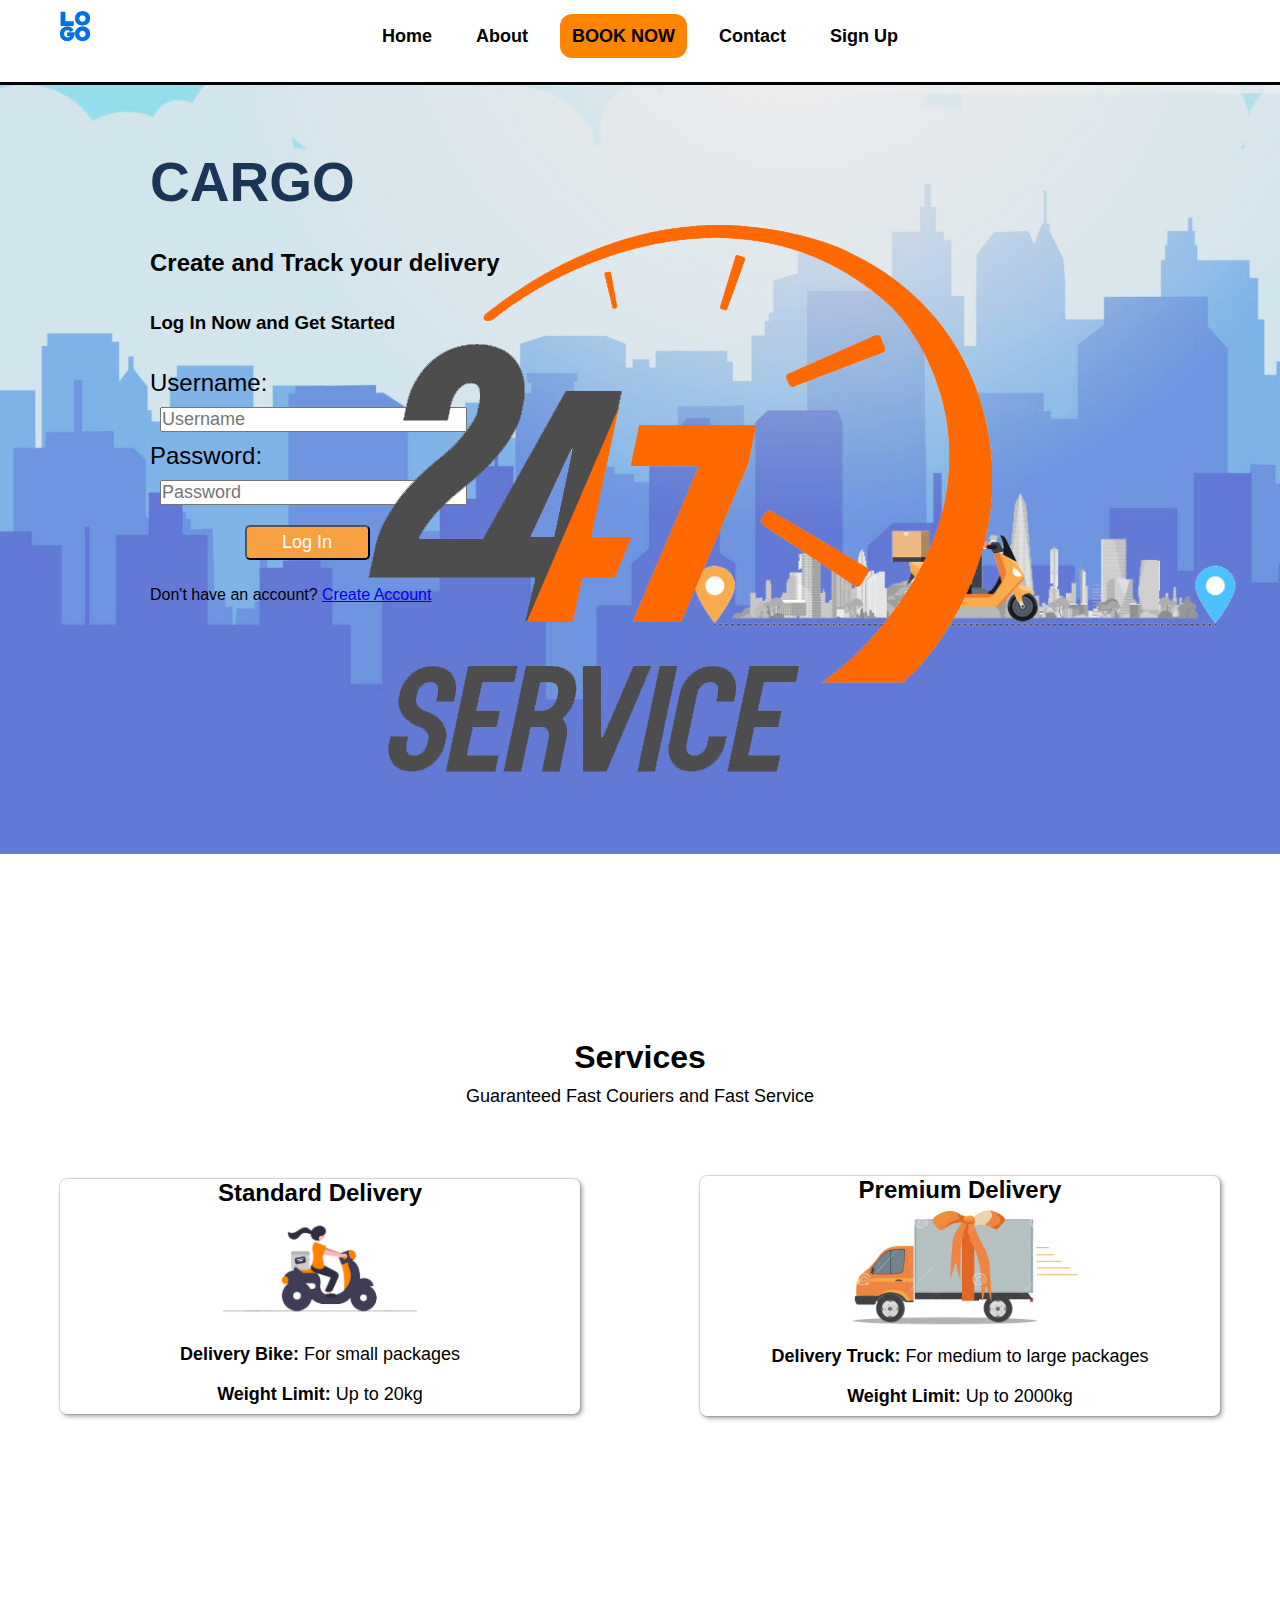
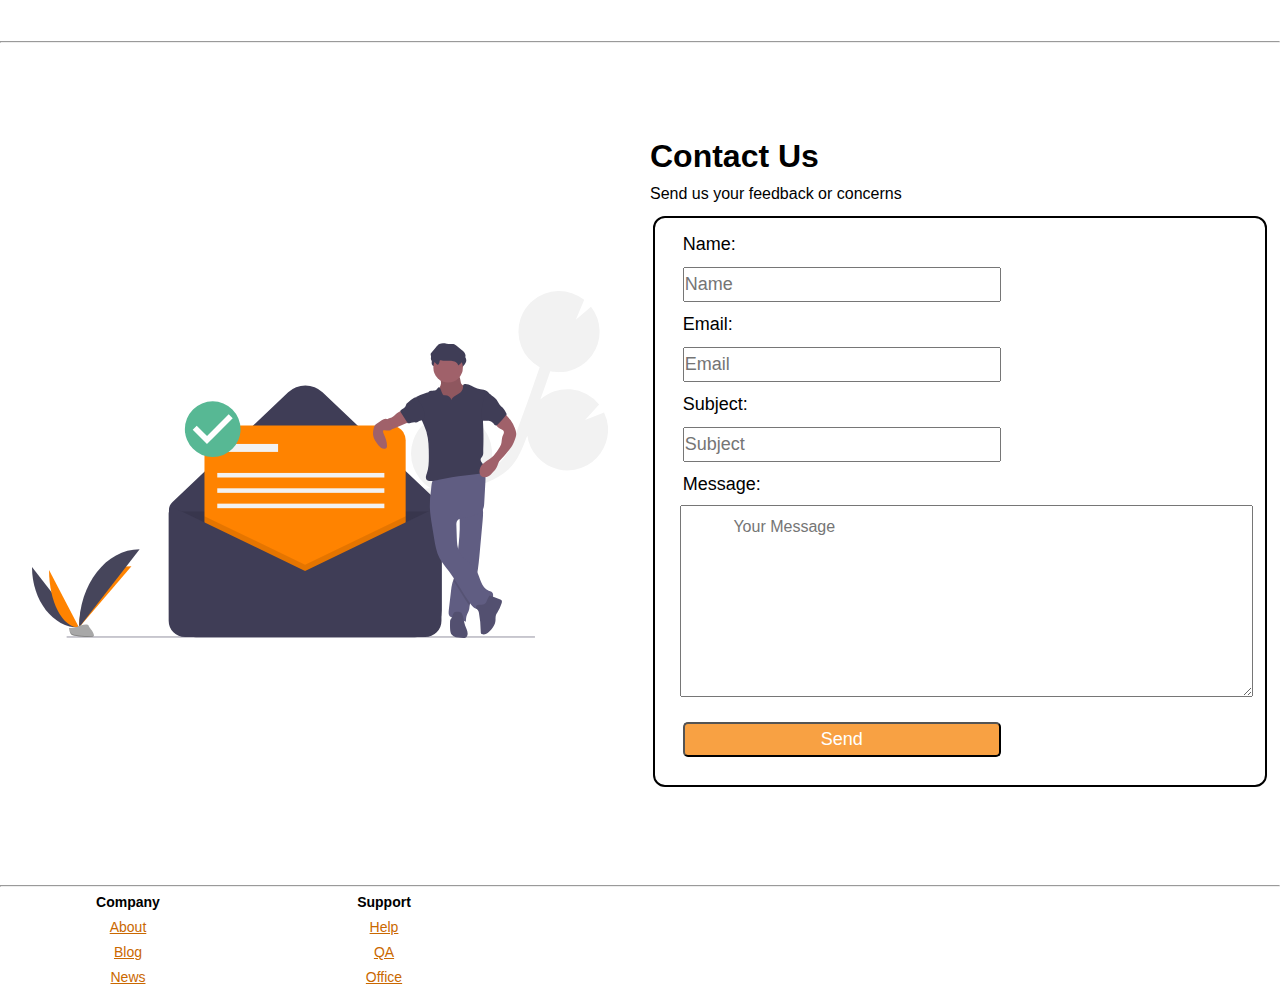
<file: index.html>
<!DOCTYPE html>
<html lang="en">
<head>
    <meta charset="UTF-8">
    <meta http-equiv="X-UA-Compatible" content="IE=edge">
    <meta name="viewport" content="width=device-width, initial-scale=1.0">
    <title>Cargo - Delivery Website</title>
    <link rel="icon" href="/img/logo.png">
    <link rel="stylesheet" href="style.css">
</head>
<body>
    <nav class="nav_bar">
            <ul>
                <a href="#home"><img src="/img/logo.png" alt="logo" width="100px"></a>
                <li><a href="#home" onclick=toggleMenu();>Home</a></li>
                <li><a href="about.html" onclick=toggleMenu();>About</a></li>
                <li class="booknow" onclick=toggleMenu();><a href="#services">BOOK NOW</a></li> 
                <li><a href="#contact" onclick=toggleMenu();>Contact</a></li>
                <li><a href="#signUp" onclick="signUp(); toggleMenu();">Sign Up</a></li>
            </ul>
    </nav>    
        <!-- mobile menu button -->
        <div class="burger" onclick=toggleMenu();>
            <div class="bar"></div>
            <div class="bar"></div>
            <div class="bar"></div>
        </div>
       

    <!-- Section 1 -->
    <div class="container" id="home">
        <div class="row">
            <div class="col5">
                <div id="section1_left">
                    <h1>CARGO</h1>
                    <h2>Create and Track your delivery</h2>
                    <h3>Log In Now and Get Started</h3>
                    <form>
                        <label for="Username">Username:</label><br>
                        <input type="text" placeholder="Username"><br>
                        <label for="Password">Password:</label><br>
                        <input type="password" placeholder="Password"><br>
                        <input type="submit" value="Log In">
                        <p>Don't have an account? <a href="#signUp" onclick="signUp();">Create Account</a></p>
                    </form>
                </div>
            </div>
            <div class="col5">
                <div id="section1_right">
                    <img class="night" src="/img//247.png" onclick="nightMode();" alt="night"><br>
                    <img class="delivery" src="/img/1.png" alt="delivery">
                </div>
            </div >
        </div>
    </div>
    <!-- Section 2 -->
   <div class="container2" id="services">
       <div class="row">
            <div class="title">
                <h1>Services</h1>
                <p class="label">Guaranteed Fast Couriers and Fast Service</p>
            </div>
            <div class="col5">
                <div class="box" onclick="standard()">
                    <div>
                        <h2>Standard Delivery</h2>
                        <img src="/img/standard.png" alt="Standard" width="250px">
                        <p><strong>Delivery Bike: </strong> For small packages</p>
                        <p><strong>Weight Limit: </strong>Up to 20kg</p>
                    </div>
                </div>
            </div>

            <div class="col5">
                <div class="box" onclick="premium()">
                    <div>
                        <h2>Premium Delivery</h2>
                        <img src="/img/premium.png" alt="Premium" width="250px">
                        <p><strong>Delivery Truck: </strong>For medium to large packages</p>
                        <p><strong>Weight Limit: </strong>Up to 2000kg</p>
                    </div>
                </div>
            </div>
       </div>
   </div>
   <hr>

    <!-- Section 3 -->
   <div class="container3"  id="contact">
        <div class="row">
            <div class="col5">
                <img src="/img/contact.svg" alt="img">
            </div>
            <div class="col5">
                <h1>Contact Us</h1>
                <p>Send us your feedback or concerns</p>
                <form>
                    <div class="contact_box">
                        <label class="name">Name:</label><br>
                        <input type="text" placeholder="Name"><br>
                        <label>Email:</label><br>
                        <input type="text" placeholder="Email"><br>
                        <label>Subject:</label><br>
                        <input type="text" placeholder="Subject"><br>
                        <label>Message:</label><br>
                        <textarea name="Text1" cols="40" rows="5" placeholder="Your Message"></textarea>
                        <input type="submit" value="Send">
                    </div>
                </form>
            </div>
        </div>
   </div>
    <!-- Standard Delivery modal-->
    <div class="standard_container" >
        <form>
            <img id="close_bttn" src="/img/close-cross.svg" alt="x" width="28px"  onclick="standard()">
            <h1>Standard Delivery</h1>
            <p>Pick Up Address:</p>
            <input type="text" placeholder="location 1">
            <p>Drop Off Address:</p>
            <input type="text" placeholder="location 2">
            <p>Mobile Number:</p>
            <input type="text" value="09">
            <textarea cols="40" rows="5" placeholder="Delivery Note"></textarea>
            <input type="submit" value="Book">
        </form>
    </div>
    <!-- Standard Delivery modal-->
    <div class="premium_container" >
        <form>
            <img id="close_bttn" src="/img/close-cross.svg" alt="x" width="28px"  onclick="premium()">
            <h1>Premium Delivery</h1>
            <p>Pick Up Address:</p>
            <input type="text" placeholder="location 1">
            <p>Drop Off Address:</p>
            <input type="text" placeholder="location 2">
            <p>Mobile Number:</p>
            <input type="text" value="09">
            <textarea cols="40" rows="5" placeholder="Delivery Note"></textarea>
            <input type="submit" value="Book">
        </form>
    </div>
   <!-- Sign Up modal -->
   <div class="modal_container">   
        <form>
            <img id="close_bttn" src="/img/close-cross.svg" alt="x" width="28px"  onclick="signUp()">
            <h1>Create your account</h1><br>
            <p>Create an account and start booking your packages</p>
            <input type="text" placeholder="FirstName"><br>
            <input type="text" placeholder="LastName"><br>
            <input type="text" placeholder="Email"><br>
            <input type="text" placeholder="Username"><br>
            <input type="text" placeholder="Password"><br>
            <input type="text" placeholder="Confirm Password"><br>
            <input class="submit" type="submit" value="Sign Up">
            <p>Already have an account? <a href="#home" onclick="signUp()">Log in</a></p>
        </form>
   </div>

   <footer>
       <hr>
       <div class="row">
           <div class="col2">
                <ul>
                    <h2>Company</h2>
                    <li><a href="">About</a></li>
                    <li><a href="">Blog</a></li>
                    <li><a href="">News</a></li>
                </ul>
           </div>
           <div class="col2">
                <ul>
                    <h2>Support</h2>
                    <li><a href="">Help</a></li>
                    <li><a href="">QA</a></li>
                    <li><a href="">Office</a></li>
                </ul>
          </div>
        </div>
   </footer>
<script src="/script.js"></script>
</body>
</html>
</file>
<file: style.css>
*{
    font-family: Verdana, Geneva, Tahoma, sans-serif;
    margin: 0;
    padding: 0;
    box-sizing: border-box;
    scroll-behavior: smooth;
}
body{
    animation: index_anim .6s ease-out;
}
/* Navbar */
.nav_bar{
    position: fixed;
    background: #fff;
    width: 100%;
    height: 85px;
    align-items: center;
    margin-bottom: 120px;
    border-bottom: #000 solid;
    margin: 0;
    transition: .4s;
}
.nav_bar ul img{
    position: absolute;
    top: 0;
    left: 25px;
}
.nav_bar ul{
    display: flex;
    margin-top: 26px;
    justify-content: center;
}
.nav_bar ul li{
    display: inline;
}
.nav_bar ul li a{
    margin: 10px;
    padding: 12px;
    font-size: large;
    font-weight: bold;
    text-decoration: none;
    color: #000;
}
.nav_bar ul li a:hover{
    color: #ff8400;
    transition: .3s;
}
.nav_bar li.booknow a{
    text-align: center;
    background: #ff8400;
    border-radius: 12px;
    transition: .3s ease;
}
.nav_bar li.booknow a:hover{
    color: #000;
    padding: 20px;
}
/* mobile menu */
.burger{
    float: right;
    display: flex;
    flex-direction: column;
    justify-content: space-between;
    align-items: center;
    position: fixed;
    top: 20px;
    right: 10px;
    width: 40px;
    height: 30px;
}
.burger div{
    height: 4px;
    width: 35px;
    background-color: #000;
    display: none;
}
/*  */
.col1{width: 10%;}
.col2{width: 20%;}
.col3{width: 30%;}
.col4{width: 40%;}
.col5{width: 50%;}
.col6{width: 60%;}
.col7{width: 70%;}

.row{
    width: 100%;
    display: flex;
    flex-wrap: wrap;
    align-items: center;
}

/* Section 1 */
.container{
    background: url(/img/background.jpg);
    background-repeat: no-repeat;
    background-attachment: fixed;
    background-size: cover;
    animation: bg_day .3s ease;
}
.container #section1_left {
    margin: 150px 2px 250px 90px;
}
.container h1,
.container h2,
.container h3, 
.container form{
    margin: 35px 15px 35px 60px;
}
.container h1{
    color:#1a3555;
    font-size: 55px;
}
.container p{
    margin-top: 16px;
    font-size: 16px;
}
.container img.delivery{
    width: 90%;
    margin-top: 195px;
    margin-left: 40px;
}
.container img.night{
    position: absolute;
    right: 150px;
    top: 25%;
    animation: pulse 1.5s ease infinite;
}
.container form{
    font-size: x-large;
}
.container input{
    font-size: large;
    margin: 10px;
    width: 65%;
}
input[type="submit"]{
    width: 125px;
    height: 35px;
    margin-left: 20%;
    background-color: #f8a143;
    color: #fff;
    border-radius: 5px;
}
input[type="submit"]:hover{
    cursor: pointer;
    background: #ca6800;
    transition: .5s ;
}
.container img.night:hover{
    cursor: pointer;
}
.container.nightmode{
    background: url(/img/background1.png);
    background-repeat: no-repeat;
    background-attachment: fixed;
    background-size: cover;
    animation: bg_night .6s ease;
    /* animation: name duration timing-function delay iteration-count direction fill-mode; */
}
.container.nightmode h2,
.container.nightmode h3,
.container.nightmode form{
    color: #fff;
}
.container.nightmode h1{
    color:#f8a143;
}
/* Section 2 */
.container2 .title{
    width: 100%;
    margin-top: 185px;
    text-align: center;
}
.container2 .box{
    border-radius: 7px;
    margin: 60px;
    margin-bottom: 225px;
    text-align: center;
    background-color: #fff;
    box-shadow: 0 0 0 1px rgba(0,0,0,.10), 2px 2px 5px 0 rgba(0,0,0,.4);
    transition: background .6s;
}
.container2 p{
    font-size: 18px;
    line-height: 2.5rem;
    text-align: center;
}
.container2 .box:hover{
    cursor: pointer;
    background: #297ad6b9;
    transition: 1s;
}

/* Section 3 */
.container3 .col5{
    margin: 85px 0;
}
.container3 img{
    display: flex;
    margin-left: auto;
    margin-right: auto;
    width: 90%;
}
.container3 h1,
.container3 p{
    margin: 10px;
}
.container3 form{
    margin: 2%;
    border: 2px #000 solid;
    border-radius: 12px;
}
.container3 label,
.container3 input{
    font-size: large;
    width: 55%;
    height: 35px;
    margin: 12px;
}
.container3 div.contact_box{
    margin: 16px;
}
.container3 textarea{
    font-size: medium;
    text-indent: 2.5rem;
    padding: 12px;
    width: 99%;
    height: 12rem;
}
/* Delivery modal */
.standard_container,
.premium_container{
    display: flex;
    position: fixed;
    align-items: center;
    justify-content: center;
    text-align: center;
    top: 0;
    left: 0;
    height: 100%;
    width: 100%;
    background: rgba(0,0,0,.5);
    pointer-events: none;
    opacity: 0;
    transition: .4s;
}
.standard_container.show,
.premium_container.show{
    opacity: 1;
    pointer-events: visible;
}
.standard_container form,
.premium_container form{
    height: 40rem;
    width: 45rem;
    border-radius: .5rem;
    box-shadow: 2px 2px 10px 0 rgba(0,0,0,0.75);
}
.standard_container form{
    background-color: #fff;
    /* background: url(https://ouch-cdn2.icons8.com/f7n43vsNAZ-3uOJw0AT4GI-Hm9pq3F0TAVuH6_v_vkw/rs:fit:784:588/czM6Ly9pY29uczgu/b3VjaC1wcm9kLmFz/c2V0cy9zdmcvNTE4/LzJjNDlhM2E2LTM1/NGUtNDk2Ny1hZjc2/LWQ0NDA5ZGFiZTAy/NS5zdmc.png); */
}
.premium_container form{
    background-color: #fff;
    /* background: url(https://ouch-cdn2.icons8.com/uiZBzTEIo_MU0l9JgTIP50TFKrTXKE-Rxm-8G9hPe4A/rs:fit:784:588/czM6Ly9pY29uczgu/b3VjaC1wcm9kLmFz/c2V0cy9zdmcvNzg4/LzhjNDdlYWUzLTdi/YWItNDkwNy05ZDRi/LWFkNDMyNDE0NTVi/ZS5zdmc.png); */
}
.standard_container p,
.premium_container p{
    color: #ca6800;
    background: #fff;
    padding: 2px 0px;
    font-weight: bolder;
    margin: 1rem 16rem 0rem 16rem;
}
.standard_container form input,
.premium_container form input{
    border-color: #ca6800;
    padding: .5rem;
    margin: .6rem;
    width: 18rem;
    height: 2.5rem;
    font-size: 16px;
}
.standard_container textarea,
.premium_container textarea{
    border-color: #ca6800;
    padding: .5rem;
    width: 55%;
    height: 10rem;
}
img#close_bttn{
    border-radius: 50%;
    display: flex;
    margin: .5rem 0 0 92%;
}
img#close_bttn:hover{
    cursor: pointer;
    background: #ca6800;
    padding: 4px;
    transition: .2s;
}
/* Sign Up modal */
.modal_container{
    display: flex;
    position: fixed;
    align-items: center;
    justify-content: center;
    text-align: center;
    top: 0;
    left: 0;
    height: 100%;
    width: 100%;
    background: rgba(0,0,0,.5);
    pointer-events: none;
    opacity: 0;
    transition: .4s;
}
.modal_container.show{
    opacity: 1;
    pointer-events: visible;
}
.modal_container form{
    height: 38rem;
    width: 30rem;
    background: #fff;
    border-radius: .5rem;
    box-shadow: 2px 2px 10px 0 rgba(0,0,0,0.75);
}
.modal_container p{
    margin: .4rem;
}
.modal_container form input, textarea{
    margin: .6rem;
    width: 18rem;
    height: 2.5rem;
    font-size: 16px;
}
.modal_container input.submit{
    width: 25%;
}

/* footer */
footer ul{
    list-style: none;
    text-align: center;
}
footer h2, 
footer li{
    font-size: 14px;
    margin: 5px;
    padding: 2px;
}
footer li a{
    color: #ca6800;
}

/* About Section */
.about{
    animation: about_anim .5s ease-out;
}
.about .nav_bar{
    text-align: center;
}
.about .nav_bar a img{
    position: absolute;
    border-radius: 50%;
    background: #ff8400;
    top: 16px;
    left: 16px;
    transition: .5s;
}
.about .nav_bar h1{
    margin-top: 25px;
}
.about div.about_container{
    background: #78a8e2;
    background-image: linear-gradient(#fff, #78a8e2);
    width: 100%;
    height: 1100px;
    display: flex;
    justify-content: center;
}
.about p{
    margin-top: 150px;
}
.about .box{  
    text-align: center;
    height: 38rem;
    width: 50rem;
    line-height: 2rem;
}
.about .nav_bar a img:hover{
    background: #ffbb72;
}
.about ul.developers{
    margin-top: 10%;
    line-height: 2rem;
    list-style: none;
}

/* keyframes */
@keyframes pulse{
    0%{width: 220px;}
    50%{width: 226px;}
    100%{width: 220px;}
}
@keyframes bg_day{
    0%{opacity: .4;}
    100%{opacity: 1;}
}
@keyframes bg_night{
    0%{opacity: .4;}
    100%{opacity: 1;}
}
@keyframes about_anim{
    0%{margin-left: 45%; opacity: .2;}
    100%{margin-left: 0; opacity: 1;}
}
@keyframes index_anim{
    0%{opacity: .1;}
    100%{opacity: 1;}
}

@media(max-width: 1000px){
    .nav_bar ul li{
        display: none;
    }
    .burger div{
        display: flex;
    }
    .nav_bar.active{
        background: #1a3555;
        height: 100%;
        width: 100%;
        display: flex;
        justify-content: center;
    }
    .nav_bar.active ul img{
        display: none;
    }
    .nav_bar.active ul{
        display: block;
        justify-content: unset;
    }
    .nav_bar.active ul li{
        display: flex;
        justify-content: center;
        line-height: 60px;
    }
    .nav_bar ul li a{
        font-size: large;
        background: none;
        color: #fff;
        text-transform: uppercase;
    }
    
    /* sections */
    .container .night{
        display: none;
    }
    .container img{
        display: none;
    }
    .container #section1_left{
        margin: 120px 5px;
    }
    .container .col5,
    .container2 .col5,
    .container3 .col5{
        width: 100%;
        margin: 0;
    }
    .container2 .box{
        margin: 25px;
    }
    .container2 img{
        width: 140px;
    }
    .container2 .row{
        margin-bottom: 150px;
    }
    .container3 img{
        margin: 0 auto;
        width: 200px;
    }
    footer .col2{
        width: 50%;
   }

    .standard_container form,
    .premium_container form{
        width: 95%;
    }
    .standard_container p,
    .premium_container p{
        margin: 0;
    }
}
</file>
